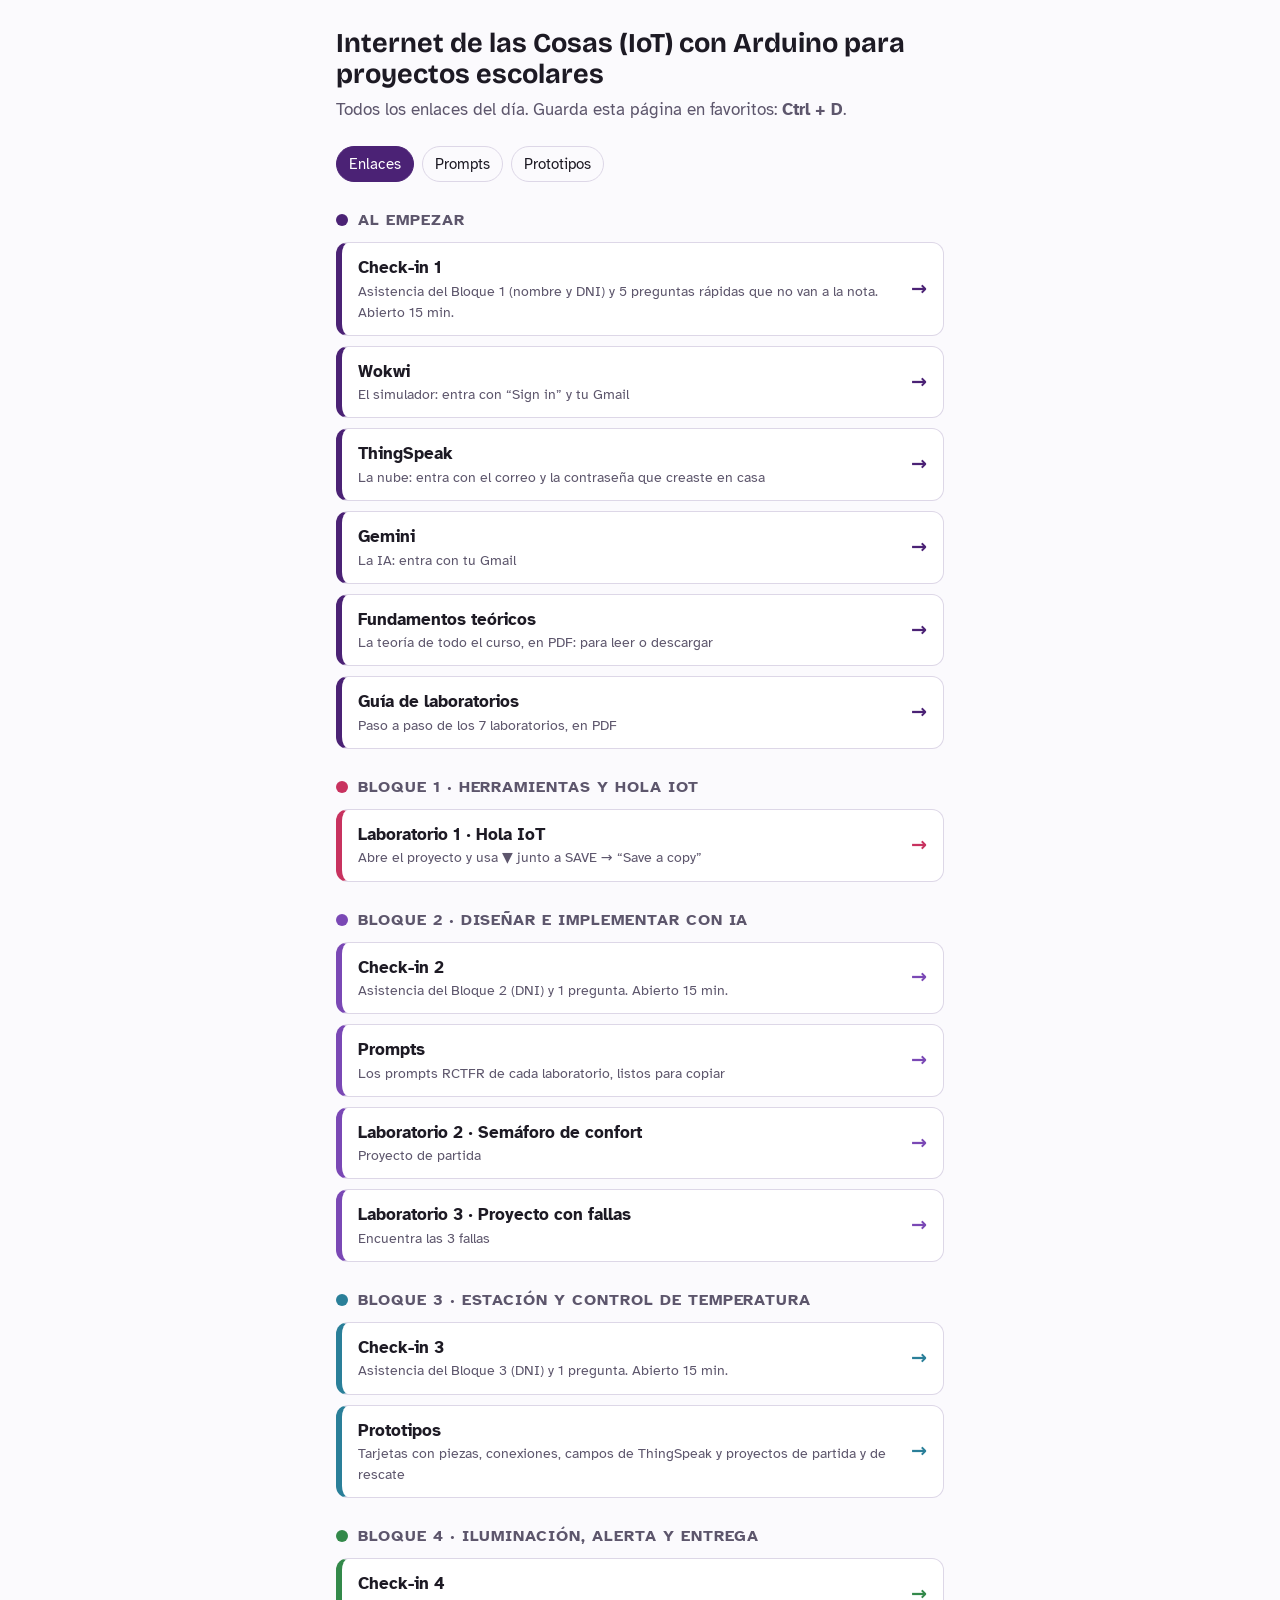
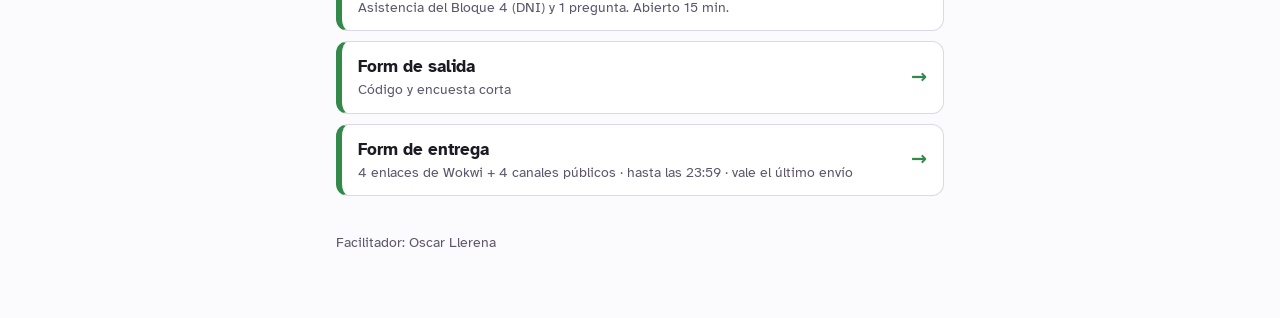
<file: index.html>
<!doctype html>
<html lang="es">
<head>
<meta charset="utf-8">
<meta name="viewport" content="width=device-width, initial-scale=1">
<title>Enlaces del curso · IoT con Arduino</title>
<link rel="stylesheet" href="https://fonts.googleapis.com/css2?family=Atkinson+Hyperlegible:wght@400;700&family=Bricolage+Grotesque:opsz,wght@12..96,700&display=swap">
<link rel="stylesheet" href="estilo.css">
</head>
<body>
<main>
  <h1>Internet de las Cosas (IoT) con Arduino para proyectos escolares</h1>
  <p class="sub">Todos los enlaces del día. Guarda esta página en favoritos: <b>Ctrl + D</b>.</p>
  <nav class="tabs"><a href="index.html" aria-current="page">Enlaces</a><a href="prompts.html">Prompts</a><a href="prototipos.html">Prototipos</a></nav>
  <div id="secciones"></div>
  <footer>Facilitador: Oscar Llerena</footer>
</main>
<script>
// Para agregar un enlace: reemplaza null por la URL entre comillas.
const SECCIONES = [
  { titulo: "Al empezar", color: "--accent", links: [
    { texto: "Check-in 1", nota: "Asistencia del Bloque 1 (nombre y DNI) y 5 preguntas rápidas que no van a la nota. Abierto 15 min.", url: "https://docs.google.com/forms/d/e/1FAIpQLSdhXI5bpod_ZKAHMkpJPuTeCXVfa-xQ4UwoNwV-KXnclo4d5w/viewform" },
    { texto: "Wokwi", nota: "El simulador: entra con “Sign in” y tu Gmail", url: "https://wokwi.com" },
    { texto: "ThingSpeak", nota: "La nube: entra con el correo y la contraseña que creaste en casa", url: "https://thingspeak.mathworks.com" },
    { texto: "Gemini", nota: "La IA: entra con tu Gmail", url: "https://gemini.google.com" },
    { texto: "Fundamentos teóricos", nota: "La teoría de todo el curso, en PDF: para leer o descargar", url: "fundamentos-teoricos.pdf" },
    { texto: "Guía de laboratorios", nota: "Paso a paso de los 7 laboratorios, en PDF", url: "guia-laboratorios.pdf" },
  ]},
  { titulo: "Bloque 1 · Herramientas y Hola IoT", color: "--b1", links: [
    { texto: "Laboratorio 1 · Hola IoT", nota: "Abre el proyecto y usa ▼ junto a SAVE → “Save a copy”", url: "https://wokwi.com/projects/479340521469914113" },
  ]},
  { titulo: "Bloque 2 · Diseñar e implementar con IA", color: "--b2", links: [
    { texto: "Check-in 2", nota: "Asistencia del Bloque 2 (DNI) y 1 pregunta. Abierto 15 min.", url: "https://docs.google.com/forms/d/e/1FAIpQLSdPEOjZymxNWtPwITBnQeyueY04hOFLJqmMqP1MzvHLpiaIpw/viewform" },
    { texto: "Prompts", nota: "Los prompts RCTFR de cada laboratorio, listos para copiar", url: "prompts.html" },
    { texto: "Laboratorio 2 · Semáforo de confort", nota: "Proyecto de partida", url: "https://wokwi.com/projects/479340717393217537" },
    { texto: "Laboratorio 3 · Proyecto con fallas", nota: "Encuentra las 3 fallas", url: "https://wokwi.com/projects/479340892033575937" },
  ]},
  { titulo: "Bloque 3 · Estación y control de temperatura", color: "--b3", links: [
    { texto: "Check-in 3", nota: "Asistencia del Bloque 3 (DNI) y 1 pregunta. Abierto 15 min.", url: "https://docs.google.com/forms/d/e/1FAIpQLSd9KlrkD64z_o4rxzzMOhl_EzHRWYdFFw48bPqxgSWADIfnUw/viewform" },
    { texto: "Prototipos", nota: "Tarjetas con piezas, conexiones, campos de ThingSpeak y proyectos de partida y de rescate", url: "prototipos.html" },
  ]},
  { titulo: "Bloque 4 · Iluminación, alerta y entrega", color: "--b4", links: [
    { texto: "Check-in 4", nota: "Asistencia del Bloque 4 (DNI) y 1 pregunta. Abierto 15 min.", url: "https://docs.google.com/forms/d/e/1FAIpQLScQ0bCtqE_4GB9hnUvjmWMbkFYoNFwalat42_CgE8UN8BA50Q/viewform" },
    { texto: "Form de salida", nota: "Código y encuesta corta", url: "https://docs.google.com/forms/d/e/1FAIpQLSeFym1qLVwecBn1QQCZcSnjAOldRLfPwAt7oUFnYGscvQwEZA/viewform" },
    { texto: "Form de entrega", nota: "4 enlaces de Wokwi + 4 canales públicos · hasta las 23:59 · vale el último envío", url: "https://docs.google.com/forms/d/e/1FAIpQLSdyT0LApTNpWhzq5C3GMxfpPhOssE0l904AfJQkGdXGxX26oQ/viewform" },
  ]},
];
const cont = document.getElementById("secciones");
for (const s of SECCIONES) {
  const sec = document.createElement("section");
  sec.style.setProperty("--c", `var(${s.color})`);
  const h = document.createElement("h2");
  h.innerHTML = `<i style="background:var(${s.color})"></i>`;
  h.append(s.titulo);
  const lista = document.createElement("div");
  lista.className = "links";
  for (const l of s.links) {
    const el = document.createElement(l.url ? "a" : "span");
    el.className = "btn";
    if (l.url) { el.href = l.url; if (/^https?:/.test(l.url)) { el.target = "_blank"; el.rel = "noopener"; } }
    const t = document.createElement("span");
    t.textContent = l.texto;
    if (l.nota) { const n = document.createElement("small"); n.textContent = l.nota; t.append(n); }
    el.append(t);
    lista.append(el);
  }
  sec.append(h, lista);
  cont.append(sec);
}
</script>
</body>
</html>
</file>
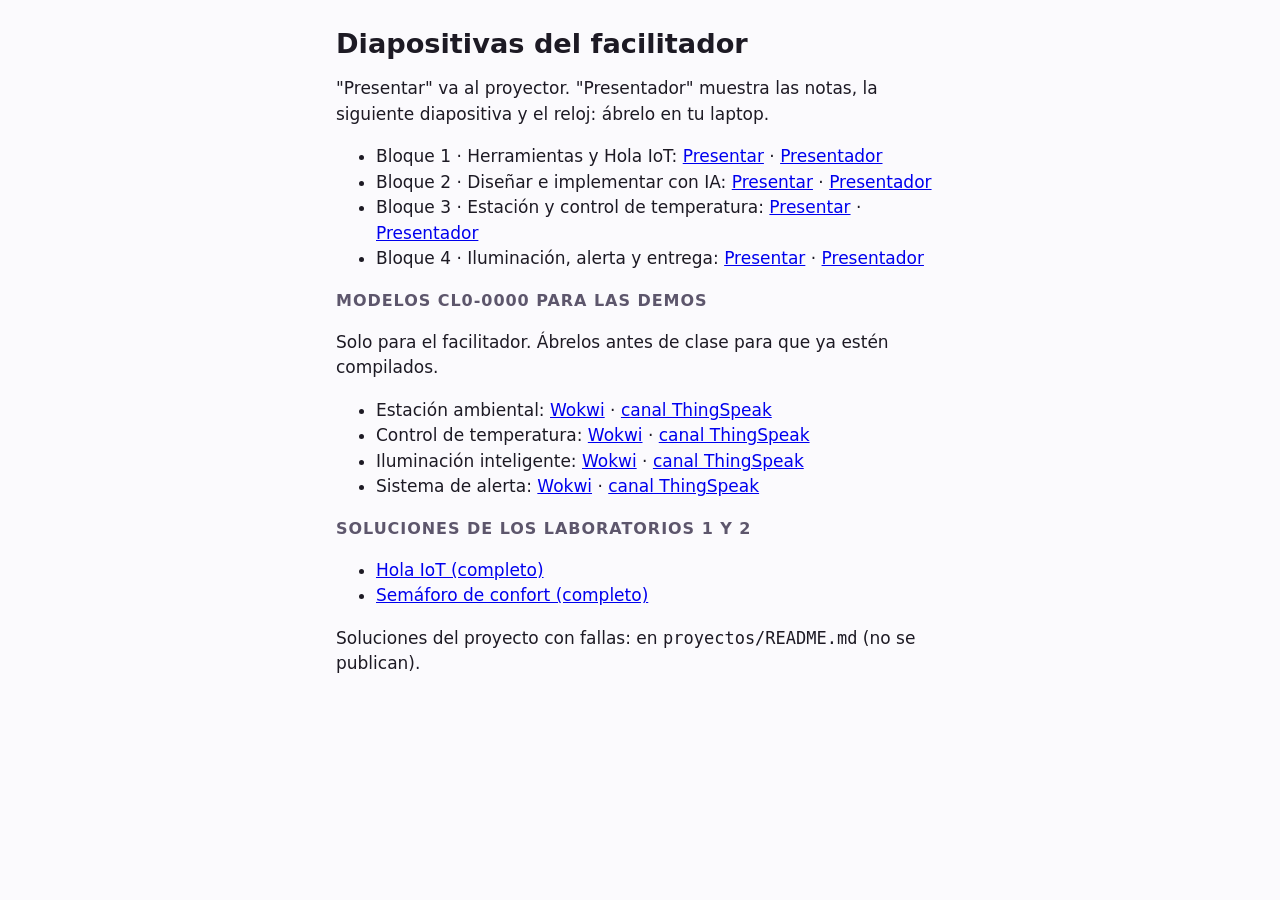
<file: slides/index.html>
<!DOCTYPE html>
<html lang="es"><head><meta charset="utf-8"><meta name="viewport" content="width=device-width, initial-scale=1">
<title>Diapositivas del facilitador · IoT con Arduino</title>
<link rel="stylesheet" href="../estilo.css"></head>
<body><main>
<h1>Diapositivas del facilitador</h1>
<p>"Presentar" va al proyector. "Presentador" muestra las notas, la siguiente diapositiva y el reloj: ábrelo en tu laptop.</p>
<ul>
<li>Bloque 1 · Herramientas y Hola IoT: <a href="b1/#/1">Presentar</a> · <a href="b1/#/presenter/1">Presentador</a></li>
<li>Bloque 2 · Diseñar e implementar con IA: <a href="b2/#/1">Presentar</a> · <a href="b2/#/presenter/1">Presentador</a></li>
<li>Bloque 3 · Estación y control de temperatura: <a href="b3/#/1">Presentar</a> · <a href="b3/#/presenter/1">Presentador</a></li>
<li>Bloque 4 · Iluminación, alerta y entrega: <a href="b4/#/1">Presentar</a> · <a href="b4/#/presenter/1">Presentador</a></li>
</ul>
<h2>Modelos CL0-0000 para las demos</h2>
<p>Solo para el facilitador. Ábrelos antes de clase para que ya estén compilados.</p>
<ul>
<li>Estación ambiental: <a href="https://wokwi.com/projects/479336120006313985" target="_blank" rel="noopener">Wokwi</a> · <a href="https://thingspeak.mathworks.com/channels/3558544" target="_blank" rel="noopener">canal ThingSpeak</a></li>
<li>Control de temperatura: <a href="https://wokwi.com/projects/479336538791948289" target="_blank" rel="noopener">Wokwi</a> · <a href="https://thingspeak.mathworks.com/channels/3560175" target="_blank" rel="noopener">canal ThingSpeak</a></li>
<li>Iluminación inteligente: <a href="https://wokwi.com/projects/479336759429154817" target="_blank" rel="noopener">Wokwi</a> · <a href="https://thingspeak.mathworks.com/channels/3560176" target="_blank" rel="noopener">canal ThingSpeak</a></li>
<li>Sistema de alerta: <a href="https://wokwi.com/projects/479336954878517249" target="_blank" rel="noopener">Wokwi</a> · <a href="https://thingspeak.mathworks.com/channels/3560179" target="_blank" rel="noopener">canal ThingSpeak</a></li>
</ul>
<h2>Soluciones de los laboratorios 1 y 2</h2>
<ul>
<li><a href="https://wokwi.com/projects/479340612370978817" target="_blank" rel="noopener">Hola IoT (completo)</a></li>
<li><a href="https://wokwi.com/projects/479340804319132673" target="_blank" rel="noopener">Semáforo de confort (completo)</a></li>
</ul>
<p>Soluciones del proyecto con fallas: en <code>proyectos/README.md</code> (no se publican).</p>
</main></body></html>
</file>
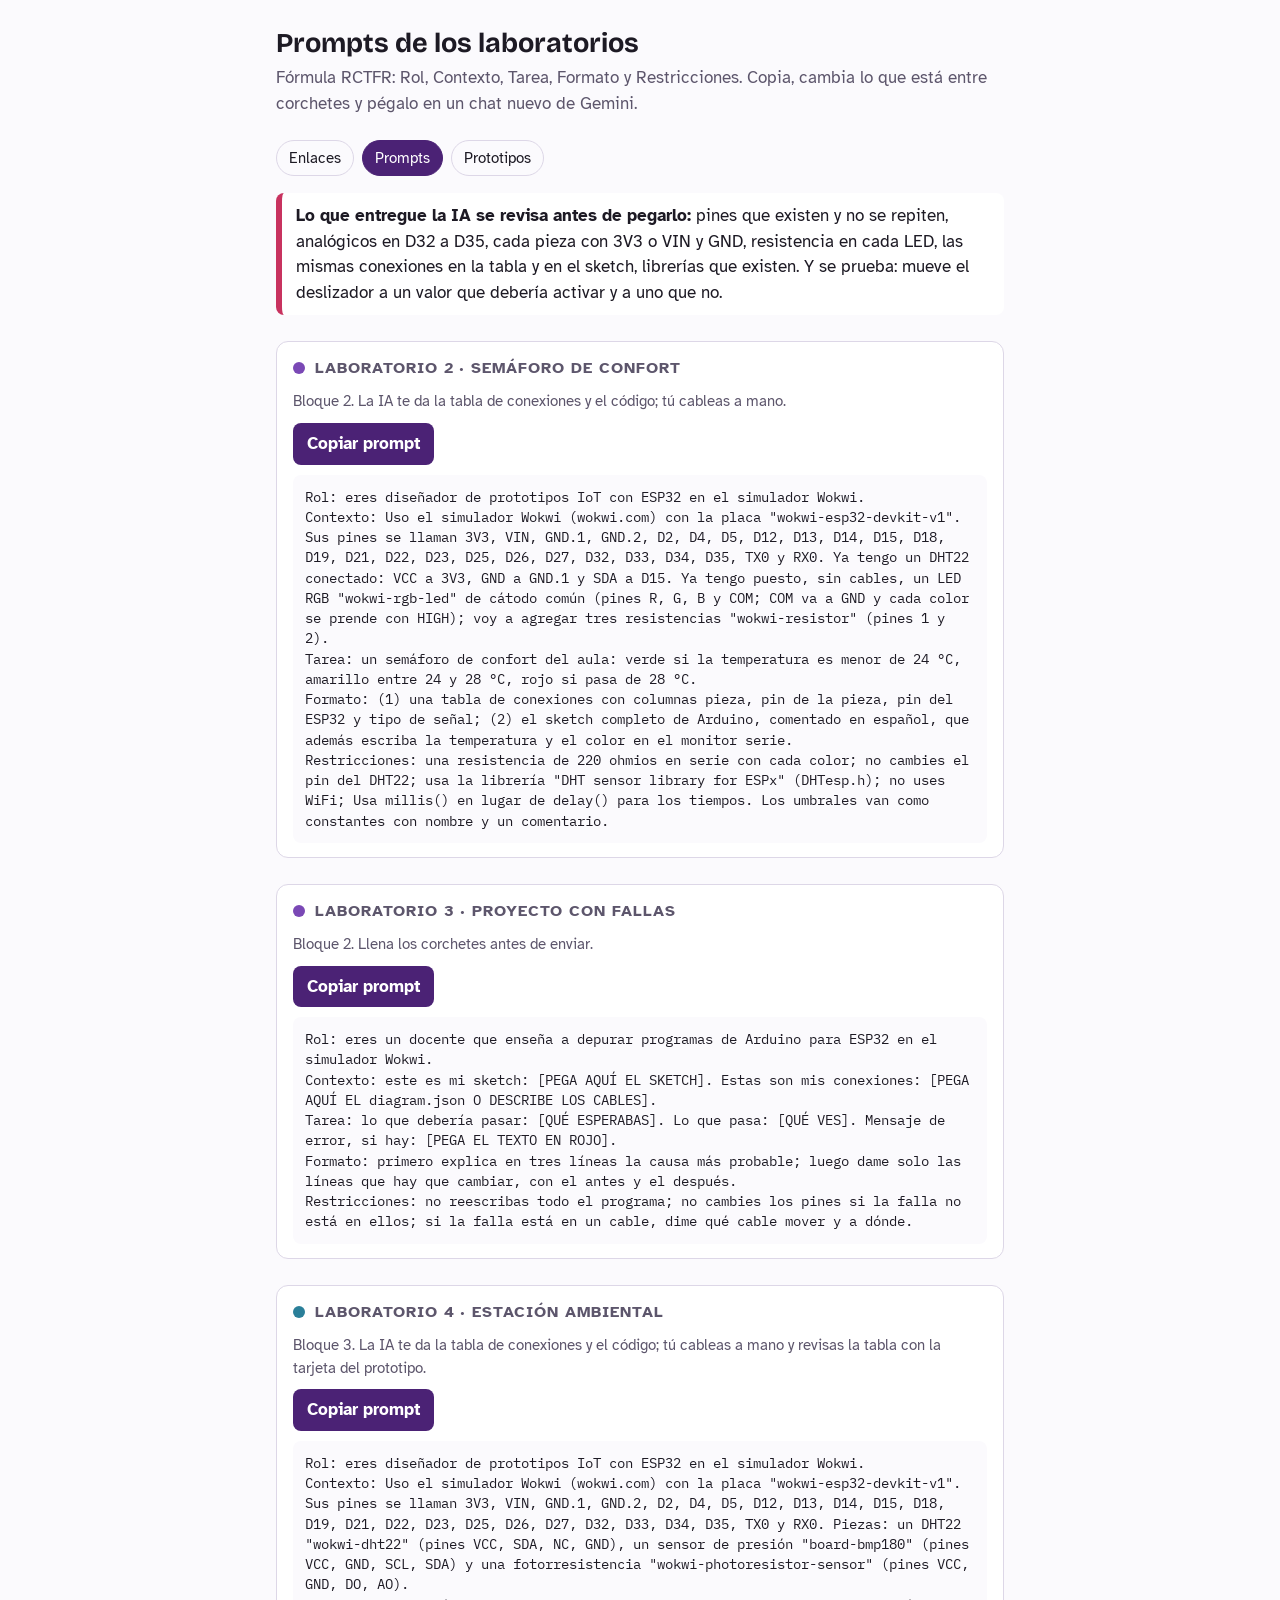
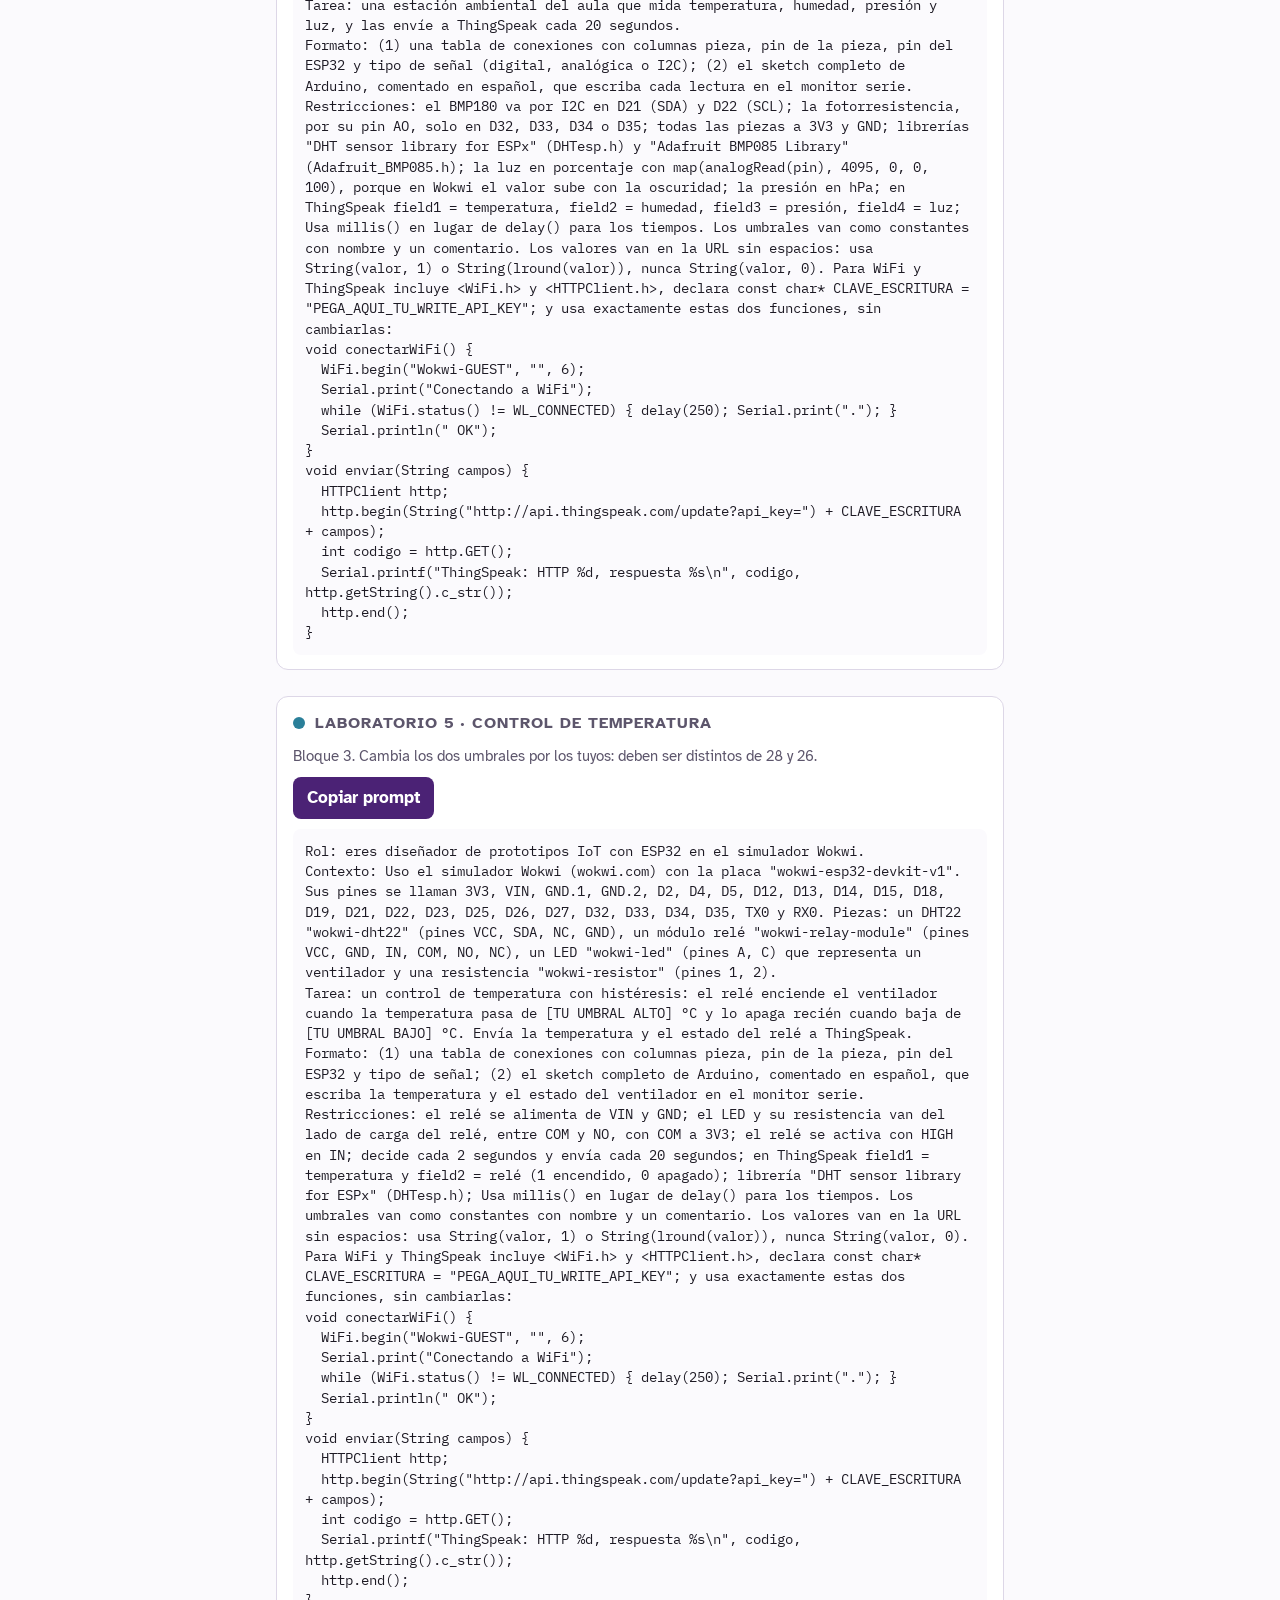
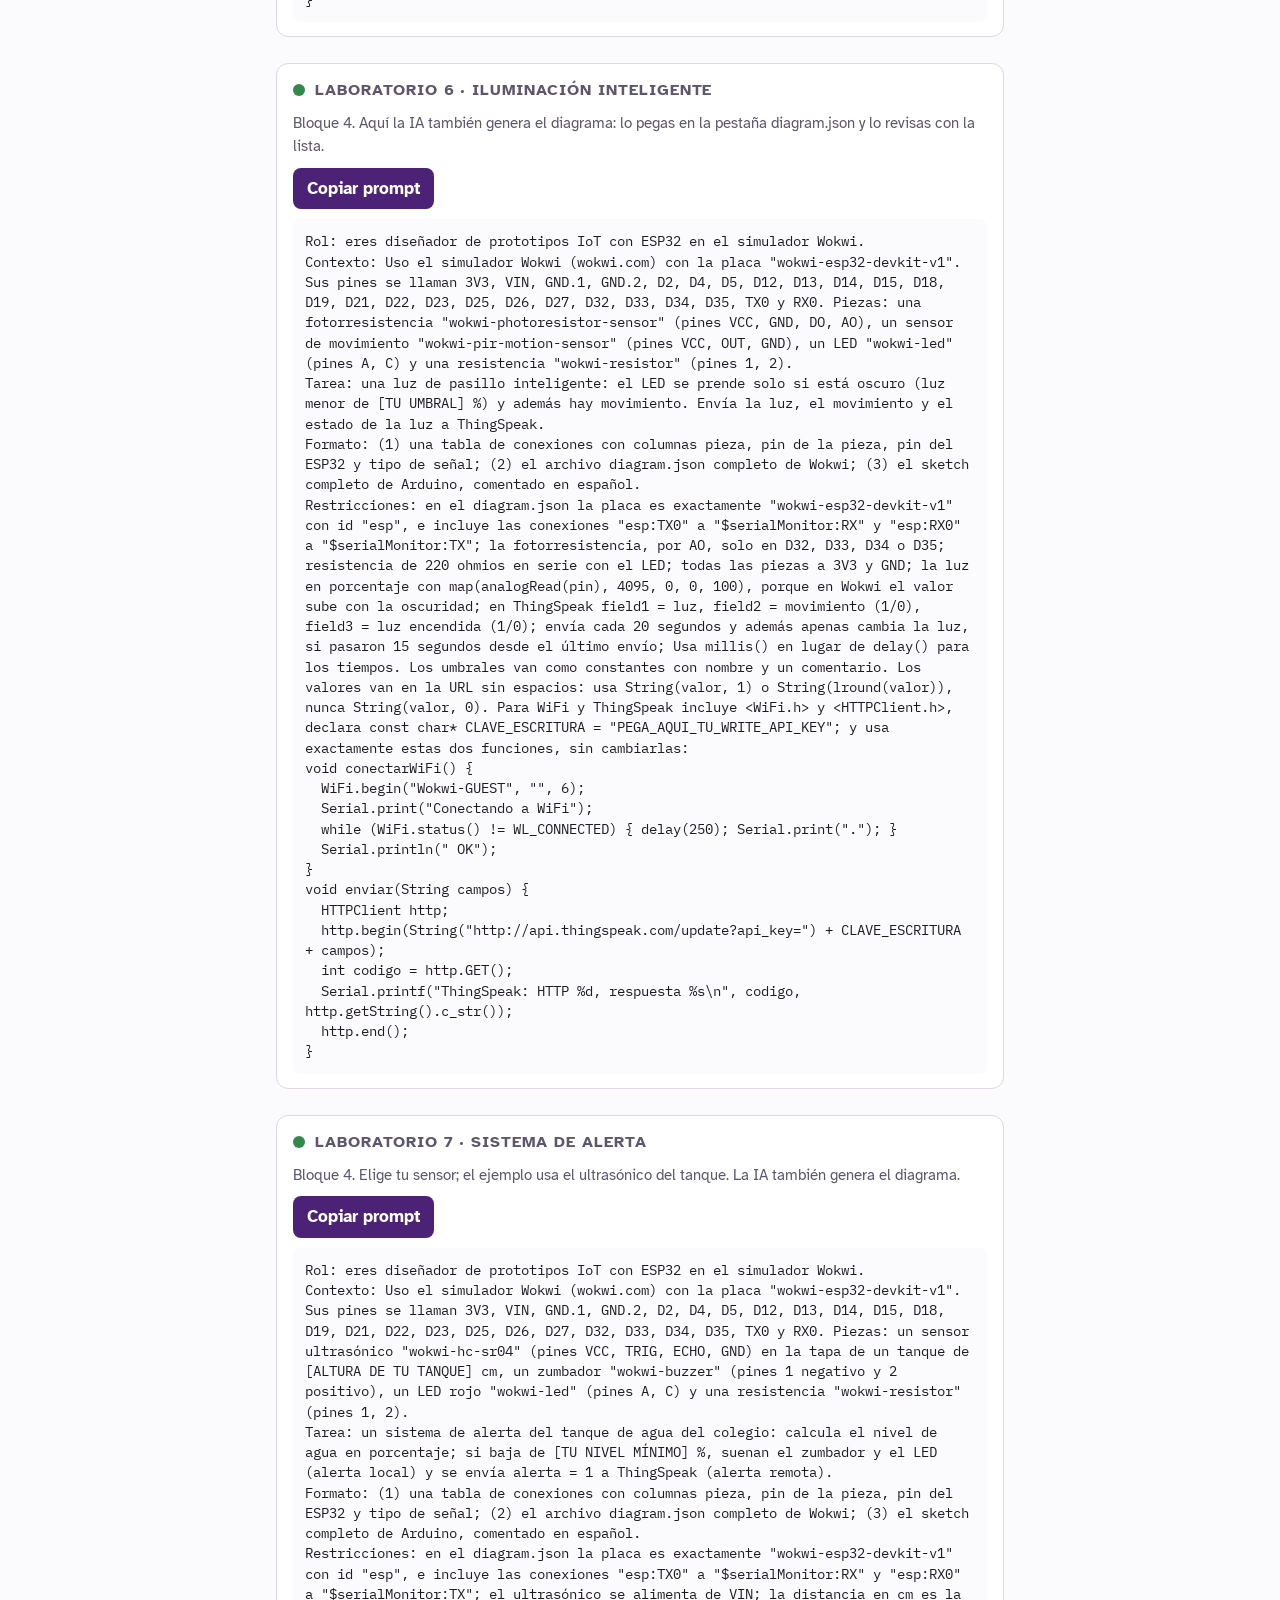
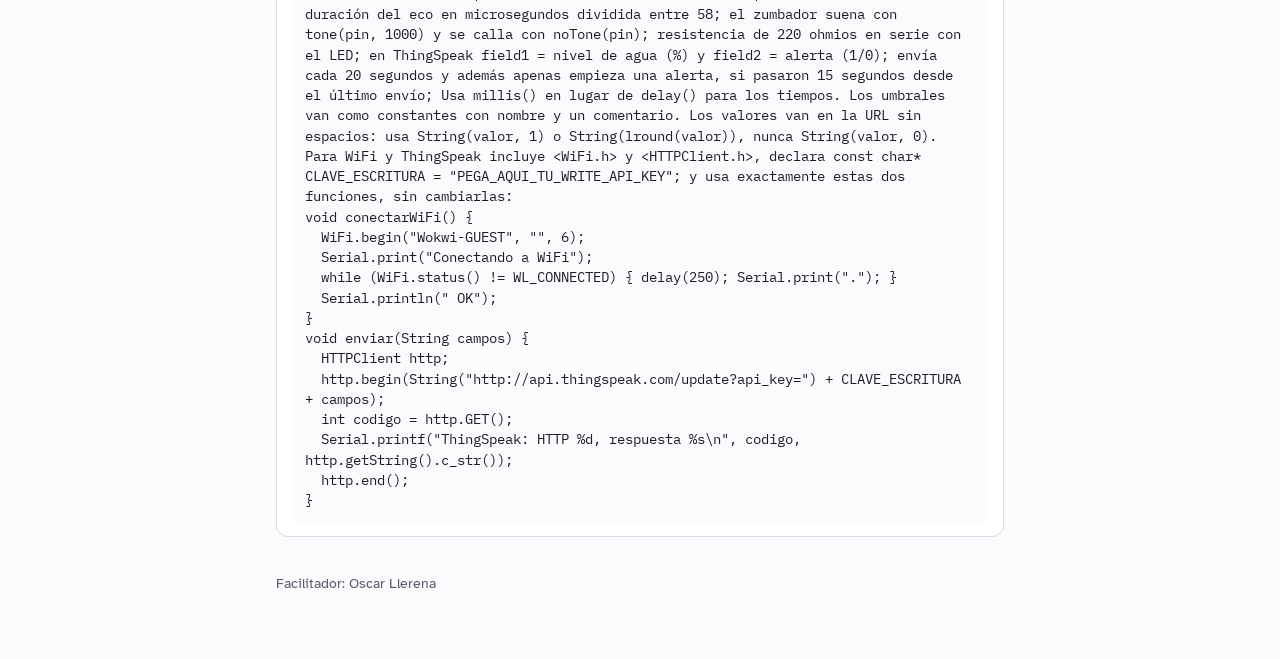
<file: prompts.html>
<!doctype html>
<html lang="es">
<head>
<meta charset="utf-8">
<meta name="viewport" content="width=device-width, initial-scale=1">
<title>Prompts · IoT con Arduino</title>
<link rel="stylesheet" href="https://fonts.googleapis.com/css2?family=Atkinson+Hyperlegible:wght@400;700&family=Bricolage+Grotesque:opsz,wght@12..96,700&family=IBM+Plex+Mono&display=swap">
<link rel="stylesheet" href="estilo.css">
<style>
main { max-width: 760px; }
.prompt { background: var(--surface); border: 1px solid var(--line); border-radius: 12px; padding: 14px 16px; }
.cuando { color: var(--muted); margin: 0 0 10px; font-size: .95rem; }
pre { white-space: pre-wrap; overflow-wrap: anywhere; font: 13.5px/1.5 "IBM Plex Mono", monospace; background: var(--bg); border-radius: 8px; padding: 12px; margin: 10px 0 0; }
button.copiar { font: inherit; font-weight: 700; padding: 8px 14px; border-radius: 8px; border: 0; background: var(--accent); color: #fff; cursor: pointer; }
.aviso { background: var(--surface); border-left: 6px solid var(--b1); padding: 10px 14px; border-radius: 8px; }
</style>
</head>
<body>
<main>
  <h1>Prompts de los laboratorios</h1>
  <p class="sub">Fórmula RCTFR: Rol, Contexto, Tarea, Formato y Restricciones. Copia, cambia lo que está entre corchetes y pégalo en un chat nuevo de Gemini.</p>
  <nav class="tabs"><a href="index.html">Enlaces</a><a href="prompts.html" aria-current="page">Prompts</a><a href="prototipos.html">Prototipos</a></nav>
  <p class="aviso"><b>Lo que entregue la IA se revisa antes de pegarlo:</b> pines que existen y no se repiten, analógicos en D32 a D35, cada pieza con 3V3 o VIN y GND, resistencia en cada LED, las mismas conexiones en la tabla y en el sketch, librerías que existen. Y se prueba: mueve el deslizador a un valor que debería activar y a uno que no.</p>
  <section class="prompt" id="lab2">
    <h2><i style="background:var(--b2)"></i>Laboratorio 2 · Semáforo de confort</h2>
    <p class="cuando">Bloque 2. La IA te da la tabla de conexiones y el código; tú cableas a mano.</p>
    <button class="copiar" data-t="t-lab2">Copiar prompt</button>
    <pre id="t-lab2">Rol: eres diseñador de prototipos IoT con ESP32 en el simulador Wokwi.
Contexto: Uso el simulador Wokwi (wokwi.com) con la placa &quot;wokwi-esp32-devkit-v1&quot;. Sus pines se llaman 3V3, VIN, GND.1, GND.2, D2, D4, D5, D12, D13, D14, D15, D18, D19, D21, D22, D23, D25, D26, D27, D32, D33, D34, D35, TX0 y RX0. Ya tengo un DHT22 conectado: VCC a 3V3, GND a GND.1 y SDA a D15. Ya tengo puesto, sin cables, un LED RGB &quot;wokwi-rgb-led&quot; de cátodo común (pines R, G, B y COM; COM va a GND y cada color se prende con HIGH); voy a agregar tres resistencias &quot;wokwi-resistor&quot; (pines 1 y 2).
Tarea: un semáforo de confort del aula: verde si la temperatura es menor de 24 °C, amarillo entre 24 y 28 °C, rojo si pasa de 28 °C.
Formato: (1) una tabla de conexiones con columnas pieza, pin de la pieza, pin del ESP32 y tipo de señal; (2) el sketch completo de Arduino, comentado en español, que además escriba la temperatura y el color en el monitor serie.
Restricciones: una resistencia de 220 ohmios en serie con cada color; no cambies el pin del DHT22; usa la librería &quot;DHT sensor library for ESPx&quot; (DHTesp.h); no uses WiFi; Usa millis() en lugar de delay() para los tiempos. Los umbrales van como constantes con nombre y un comentario.</pre>
  </section>
  <section class="prompt" id="lab3">
    <h2><i style="background:var(--b2)"></i>Laboratorio 3 · Proyecto con fallas</h2>
    <p class="cuando">Bloque 2. Llena los corchetes antes de enviar.</p>
    <button class="copiar" data-t="t-lab3">Copiar prompt</button>
    <pre id="t-lab3">Rol: eres un docente que enseña a depurar programas de Arduino para ESP32 en el simulador Wokwi.
Contexto: este es mi sketch: [PEGA AQUÍ EL SKETCH]. Estas son mis conexiones: [PEGA AQUÍ EL diagram.json O DESCRIBE LOS CABLES].
Tarea: lo que debería pasar: [QUÉ ESPERABAS]. Lo que pasa: [QUÉ VES]. Mensaje de error, si hay: [PEGA EL TEXTO EN ROJO].
Formato: primero explica en tres líneas la causa más probable; luego dame solo las líneas que hay que cambiar, con el antes y el después.
Restricciones: no reescribas todo el programa; no cambies los pines si la falla no está en ellos; si la falla está en un cable, dime qué cable mover y a dónde.</pre>
  </section>
  <section class="prompt" id="lab4">
    <h2><i style="background:var(--b3)"></i>Laboratorio 4 · Estación ambiental</h2>
    <p class="cuando">Bloque 3. La IA te da la tabla de conexiones y el código; tú cableas a mano y revisas la tabla con la tarjeta del prototipo.</p>
    <button class="copiar" data-t="t-lab4">Copiar prompt</button>
    <pre id="t-lab4">Rol: eres diseñador de prototipos IoT con ESP32 en el simulador Wokwi.
Contexto: Uso el simulador Wokwi (wokwi.com) con la placa &quot;wokwi-esp32-devkit-v1&quot;. Sus pines se llaman 3V3, VIN, GND.1, GND.2, D2, D4, D5, D12, D13, D14, D15, D18, D19, D21, D22, D23, D25, D26, D27, D32, D33, D34, D35, TX0 y RX0. Piezas: un DHT22 &quot;wokwi-dht22&quot; (pines VCC, SDA, NC, GND), un sensor de presión &quot;board-bmp180&quot; (pines VCC, GND, SCL, SDA) y una fotorresistencia &quot;wokwi-photoresistor-sensor&quot; (pines VCC, GND, DO, AO).
Tarea: una estación ambiental del aula que mida temperatura, humedad, presión y luz, y las envíe a ThingSpeak cada 20 segundos.
Formato: (1) una tabla de conexiones con columnas pieza, pin de la pieza, pin del ESP32 y tipo de señal (digital, analógica o I2C); (2) el sketch completo de Arduino, comentado en español, que escriba cada lectura en el monitor serie.
Restricciones: el BMP180 va por I2C en D21 (SDA) y D22 (SCL); la fotorresistencia, por su pin AO, solo en D32, D33, D34 o D35; todas las piezas a 3V3 y GND; librerías &quot;DHT sensor library for ESPx&quot; (DHTesp.h) y &quot;Adafruit BMP085 Library&quot; (Adafruit_BMP085.h); la luz en porcentaje con map(analogRead(pin), 4095, 0, 0, 100), porque en Wokwi el valor sube con la oscuridad; la presión en hPa; en ThingSpeak field1 = temperatura, field2 = humedad, field3 = presión, field4 = luz; Usa millis() en lugar de delay() para los tiempos. Los umbrales van como constantes con nombre y un comentario. Los valores van en la URL sin espacios: usa String(valor, 1) o String(lround(valor)), nunca String(valor, 0). Para WiFi y ThingSpeak incluye &lt;WiFi.h&gt; y &lt;HTTPClient.h&gt;, declara const char* CLAVE_ESCRITURA = &quot;PEGA_AQUI_TU_WRITE_API_KEY&quot;; y usa exactamente estas dos funciones, sin cambiarlas:
void conectarWiFi() {
  WiFi.begin(&quot;Wokwi-GUEST&quot;, &quot;&quot;, 6);
  Serial.print(&quot;Conectando a WiFi&quot;);
  while (WiFi.status() != WL_CONNECTED) { delay(250); Serial.print(&quot;.&quot;); }
  Serial.println(&quot; OK&quot;);
}
void enviar(String campos) {
  HTTPClient http;
  http.begin(String(&quot;http://api.thingspeak.com/update?api_key=&quot;) + CLAVE_ESCRITURA + campos);
  int codigo = http.GET();
  Serial.printf(&quot;ThingSpeak: HTTP %d, respuesta %s\n&quot;, codigo, http.getString().c_str());
  http.end();
}</pre>
  </section>
  <section class="prompt" id="lab5">
    <h2><i style="background:var(--b3)"></i>Laboratorio 5 · Control de temperatura</h2>
    <p class="cuando">Bloque 3. Cambia los dos umbrales por los tuyos: deben ser distintos de 28 y 26.</p>
    <button class="copiar" data-t="t-lab5">Copiar prompt</button>
    <pre id="t-lab5">Rol: eres diseñador de prototipos IoT con ESP32 en el simulador Wokwi.
Contexto: Uso el simulador Wokwi (wokwi.com) con la placa &quot;wokwi-esp32-devkit-v1&quot;. Sus pines se llaman 3V3, VIN, GND.1, GND.2, D2, D4, D5, D12, D13, D14, D15, D18, D19, D21, D22, D23, D25, D26, D27, D32, D33, D34, D35, TX0 y RX0. Piezas: un DHT22 &quot;wokwi-dht22&quot; (pines VCC, SDA, NC, GND), un módulo relé &quot;wokwi-relay-module&quot; (pines VCC, GND, IN, COM, NO, NC), un LED &quot;wokwi-led&quot; (pines A, C) que representa un ventilador y una resistencia &quot;wokwi-resistor&quot; (pines 1, 2).
Tarea: un control de temperatura con histéresis: el relé enciende el ventilador cuando la temperatura pasa de [TU UMBRAL ALTO] °C y lo apaga recién cuando baja de [TU UMBRAL BAJO] °C. Envía la temperatura y el estado del relé a ThingSpeak.
Formato: (1) una tabla de conexiones con columnas pieza, pin de la pieza, pin del ESP32 y tipo de señal; (2) el sketch completo de Arduino, comentado en español, que escriba la temperatura y el estado del ventilador en el monitor serie.
Restricciones: el relé se alimenta de VIN y GND; el LED y su resistencia van del lado de carga del relé, entre COM y NO, con COM a 3V3; el relé se activa con HIGH en IN; decide cada 2 segundos y envía cada 20 segundos; en ThingSpeak field1 = temperatura y field2 = relé (1 encendido, 0 apagado); librería &quot;DHT sensor library for ESPx&quot; (DHTesp.h); Usa millis() en lugar de delay() para los tiempos. Los umbrales van como constantes con nombre y un comentario. Los valores van en la URL sin espacios: usa String(valor, 1) o String(lround(valor)), nunca String(valor, 0). Para WiFi y ThingSpeak incluye &lt;WiFi.h&gt; y &lt;HTTPClient.h&gt;, declara const char* CLAVE_ESCRITURA = &quot;PEGA_AQUI_TU_WRITE_API_KEY&quot;; y usa exactamente estas dos funciones, sin cambiarlas:
void conectarWiFi() {
  WiFi.begin(&quot;Wokwi-GUEST&quot;, &quot;&quot;, 6);
  Serial.print(&quot;Conectando a WiFi&quot;);
  while (WiFi.status() != WL_CONNECTED) { delay(250); Serial.print(&quot;.&quot;); }
  Serial.println(&quot; OK&quot;);
}
void enviar(String campos) {
  HTTPClient http;
  http.begin(String(&quot;http://api.thingspeak.com/update?api_key=&quot;) + CLAVE_ESCRITURA + campos);
  int codigo = http.GET();
  Serial.printf(&quot;ThingSpeak: HTTP %d, respuesta %s\n&quot;, codigo, http.getString().c_str());
  http.end();
}</pre>
  </section>
  <section class="prompt" id="lab6">
    <h2><i style="background:var(--b4)"></i>Laboratorio 6 · Iluminación inteligente</h2>
    <p class="cuando">Bloque 4. Aquí la IA también genera el diagrama: lo pegas en la pestaña diagram.json y lo revisas con la lista.</p>
    <button class="copiar" data-t="t-lab6">Copiar prompt</button>
    <pre id="t-lab6">Rol: eres diseñador de prototipos IoT con ESP32 en el simulador Wokwi.
Contexto: Uso el simulador Wokwi (wokwi.com) con la placa &quot;wokwi-esp32-devkit-v1&quot;. Sus pines se llaman 3V3, VIN, GND.1, GND.2, D2, D4, D5, D12, D13, D14, D15, D18, D19, D21, D22, D23, D25, D26, D27, D32, D33, D34, D35, TX0 y RX0. Piezas: una fotorresistencia &quot;wokwi-photoresistor-sensor&quot; (pines VCC, GND, DO, AO), un sensor de movimiento &quot;wokwi-pir-motion-sensor&quot; (pines VCC, OUT, GND), un LED &quot;wokwi-led&quot; (pines A, C) y una resistencia &quot;wokwi-resistor&quot; (pines 1, 2).
Tarea: una luz de pasillo inteligente: el LED se prende solo si está oscuro (luz menor de [TU UMBRAL] %) y además hay movimiento. Envía la luz, el movimiento y el estado de la luz a ThingSpeak.
Formato: (1) una tabla de conexiones con columnas pieza, pin de la pieza, pin del ESP32 y tipo de señal; (2) el archivo diagram.json completo de Wokwi; (3) el sketch completo de Arduino, comentado en español.
Restricciones: en el diagram.json la placa es exactamente &quot;wokwi-esp32-devkit-v1&quot; con id &quot;esp&quot;, e incluye las conexiones &quot;esp:TX0&quot; a &quot;$serialMonitor:RX&quot; y &quot;esp:RX0&quot; a &quot;$serialMonitor:TX&quot;; la fotorresistencia, por AO, solo en D32, D33, D34 o D35; resistencia de 220 ohmios en serie con el LED; todas las piezas a 3V3 y GND; la luz en porcentaje con map(analogRead(pin), 4095, 0, 0, 100), porque en Wokwi el valor sube con la oscuridad; en ThingSpeak field1 = luz, field2 = movimiento (1/0), field3 = luz encendida (1/0); envía cada 20 segundos y además apenas cambia la luz, si pasaron 15 segundos desde el último envío; Usa millis() en lugar de delay() para los tiempos. Los umbrales van como constantes con nombre y un comentario. Los valores van en la URL sin espacios: usa String(valor, 1) o String(lround(valor)), nunca String(valor, 0). Para WiFi y ThingSpeak incluye &lt;WiFi.h&gt; y &lt;HTTPClient.h&gt;, declara const char* CLAVE_ESCRITURA = &quot;PEGA_AQUI_TU_WRITE_API_KEY&quot;; y usa exactamente estas dos funciones, sin cambiarlas:
void conectarWiFi() {
  WiFi.begin(&quot;Wokwi-GUEST&quot;, &quot;&quot;, 6);
  Serial.print(&quot;Conectando a WiFi&quot;);
  while (WiFi.status() != WL_CONNECTED) { delay(250); Serial.print(&quot;.&quot;); }
  Serial.println(&quot; OK&quot;);
}
void enviar(String campos) {
  HTTPClient http;
  http.begin(String(&quot;http://api.thingspeak.com/update?api_key=&quot;) + CLAVE_ESCRITURA + campos);
  int codigo = http.GET();
  Serial.printf(&quot;ThingSpeak: HTTP %d, respuesta %s\n&quot;, codigo, http.getString().c_str());
  http.end();
}</pre>
  </section>
  <section class="prompt" id="lab7">
    <h2><i style="background:var(--b4)"></i>Laboratorio 7 · Sistema de alerta</h2>
    <p class="cuando">Bloque 4. Elige tu sensor; el ejemplo usa el ultrasónico del tanque. La IA también genera el diagrama.</p>
    <button class="copiar" data-t="t-lab7">Copiar prompt</button>
    <pre id="t-lab7">Rol: eres diseñador de prototipos IoT con ESP32 en el simulador Wokwi.
Contexto: Uso el simulador Wokwi (wokwi.com) con la placa &quot;wokwi-esp32-devkit-v1&quot;. Sus pines se llaman 3V3, VIN, GND.1, GND.2, D2, D4, D5, D12, D13, D14, D15, D18, D19, D21, D22, D23, D25, D26, D27, D32, D33, D34, D35, TX0 y RX0. Piezas: un sensor ultrasónico &quot;wokwi-hc-sr04&quot; (pines VCC, TRIG, ECHO, GND) en la tapa de un tanque de [ALTURA DE TU TANQUE] cm, un zumbador &quot;wokwi-buzzer&quot; (pines 1 negativo y 2 positivo), un LED rojo &quot;wokwi-led&quot; (pines A, C) y una resistencia &quot;wokwi-resistor&quot; (pines 1, 2).
Tarea: un sistema de alerta del tanque de agua del colegio: calcula el nivel de agua en porcentaje; si baja de [TU NIVEL MÍNIMO] %, suenan el zumbador y el LED (alerta local) y se envía alerta = 1 a ThingSpeak (alerta remota).
Formato: (1) una tabla de conexiones con columnas pieza, pin de la pieza, pin del ESP32 y tipo de señal; (2) el archivo diagram.json completo de Wokwi; (3) el sketch completo de Arduino, comentado en español.
Restricciones: en el diagram.json la placa es exactamente &quot;wokwi-esp32-devkit-v1&quot; con id &quot;esp&quot;, e incluye las conexiones &quot;esp:TX0&quot; a &quot;$serialMonitor:RX&quot; y &quot;esp:RX0&quot; a &quot;$serialMonitor:TX&quot;; el ultrasónico se alimenta de VIN; la distancia en cm es la duración del eco en microsegundos dividida entre 58; el zumbador suena con tone(pin, 1000) y se calla con noTone(pin); resistencia de 220 ohmios en serie con el LED; en ThingSpeak field1 = nivel de agua (%) y field2 = alerta (1/0); envía cada 20 segundos y además apenas empieza una alerta, si pasaron 15 segundos desde el último envío; Usa millis() en lugar de delay() para los tiempos. Los umbrales van como constantes con nombre y un comentario. Los valores van en la URL sin espacios: usa String(valor, 1) o String(lround(valor)), nunca String(valor, 0). Para WiFi y ThingSpeak incluye &lt;WiFi.h&gt; y &lt;HTTPClient.h&gt;, declara const char* CLAVE_ESCRITURA = &quot;PEGA_AQUI_TU_WRITE_API_KEY&quot;; y usa exactamente estas dos funciones, sin cambiarlas:
void conectarWiFi() {
  WiFi.begin(&quot;Wokwi-GUEST&quot;, &quot;&quot;, 6);
  Serial.print(&quot;Conectando a WiFi&quot;);
  while (WiFi.status() != WL_CONNECTED) { delay(250); Serial.print(&quot;.&quot;); }
  Serial.println(&quot; OK&quot;);
}
void enviar(String campos) {
  HTTPClient http;
  http.begin(String(&quot;http://api.thingspeak.com/update?api_key=&quot;) + CLAVE_ESCRITURA + campos);
  int codigo = http.GET();
  Serial.printf(&quot;ThingSpeak: HTTP %d, respuesta %s\n&quot;, codigo, http.getString().c_str());
  http.end();
}</pre>
  </section>
  <footer>Facilitador: Oscar Llerena</footer>
</main>
<script>
for (const b of document.querySelectorAll("button.copiar")) b.addEventListener("click", async () => {
  await navigator.clipboard.writeText(document.getElementById(b.dataset.t).innerText);
  const t = b.textContent; b.textContent = "Copiado ✓"; setTimeout(() => b.textContent = t, 1500);
});
</script>
</body>
</html>
</file>
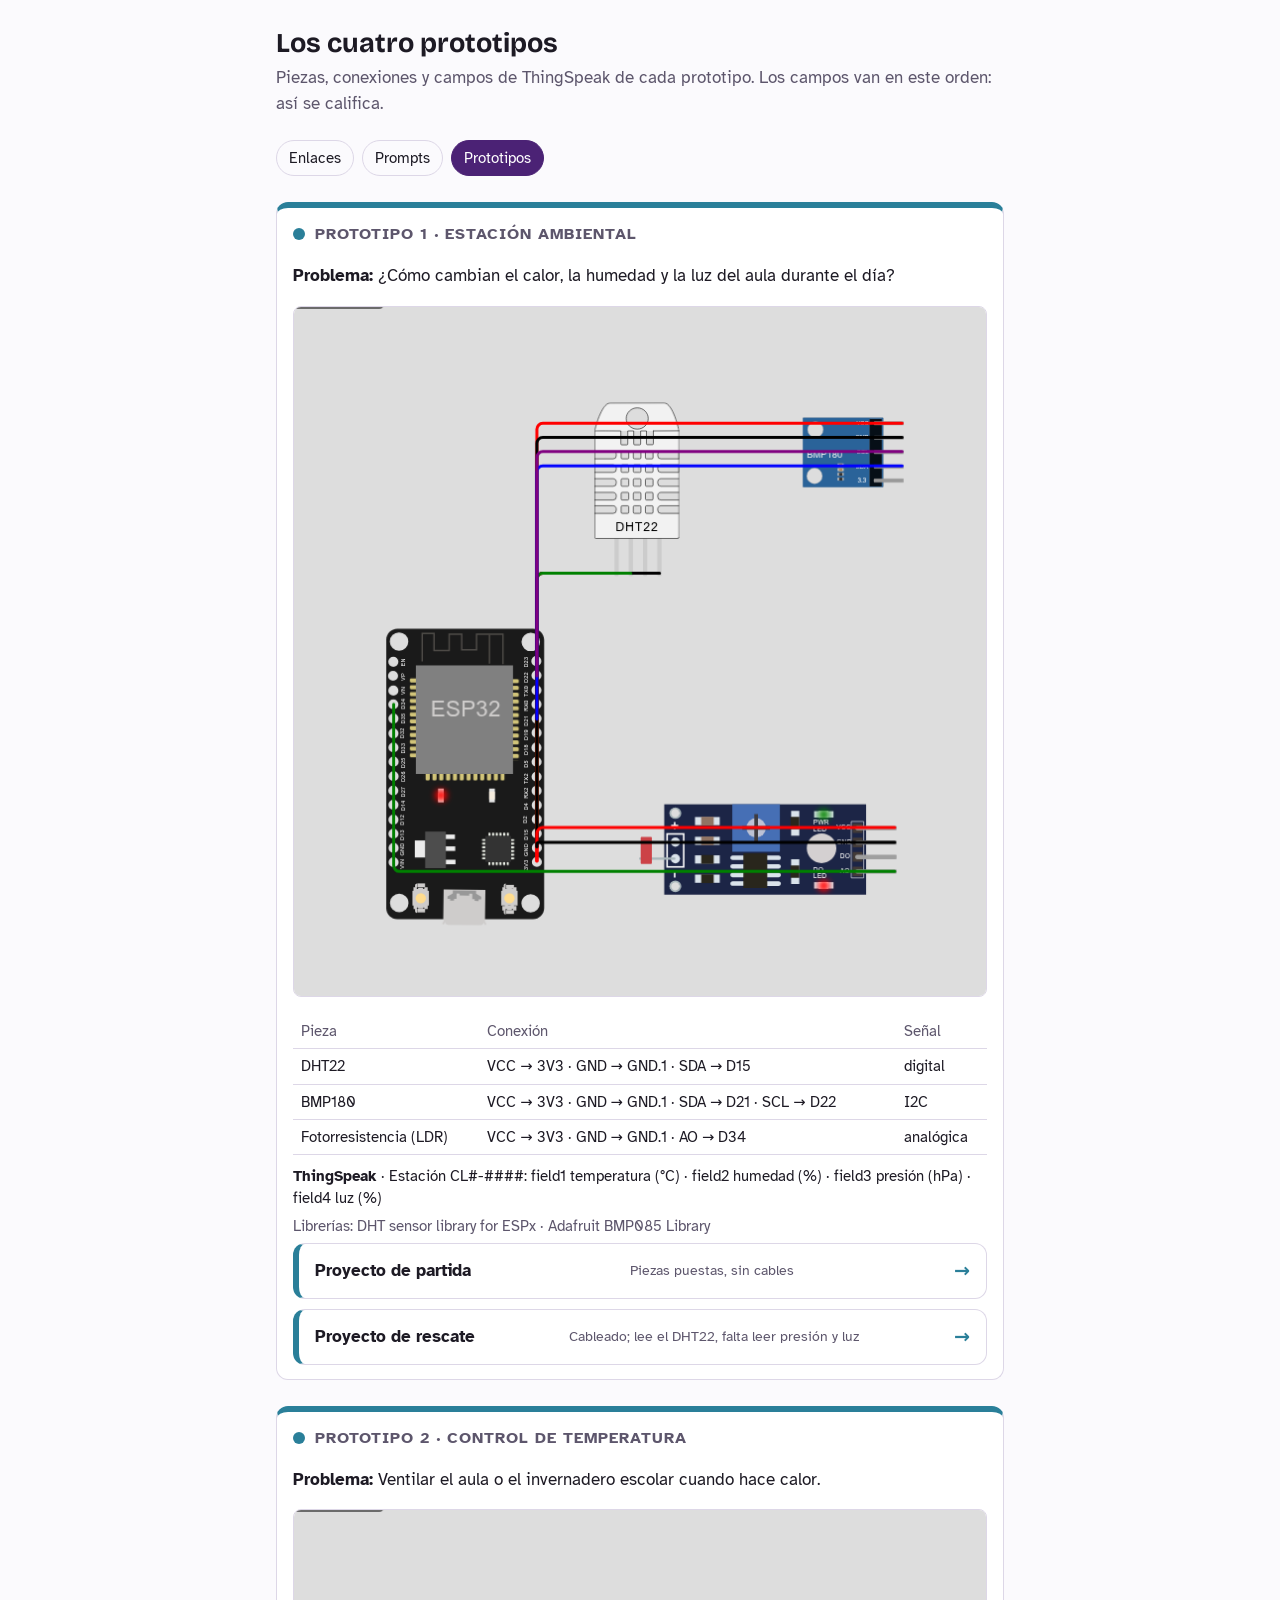
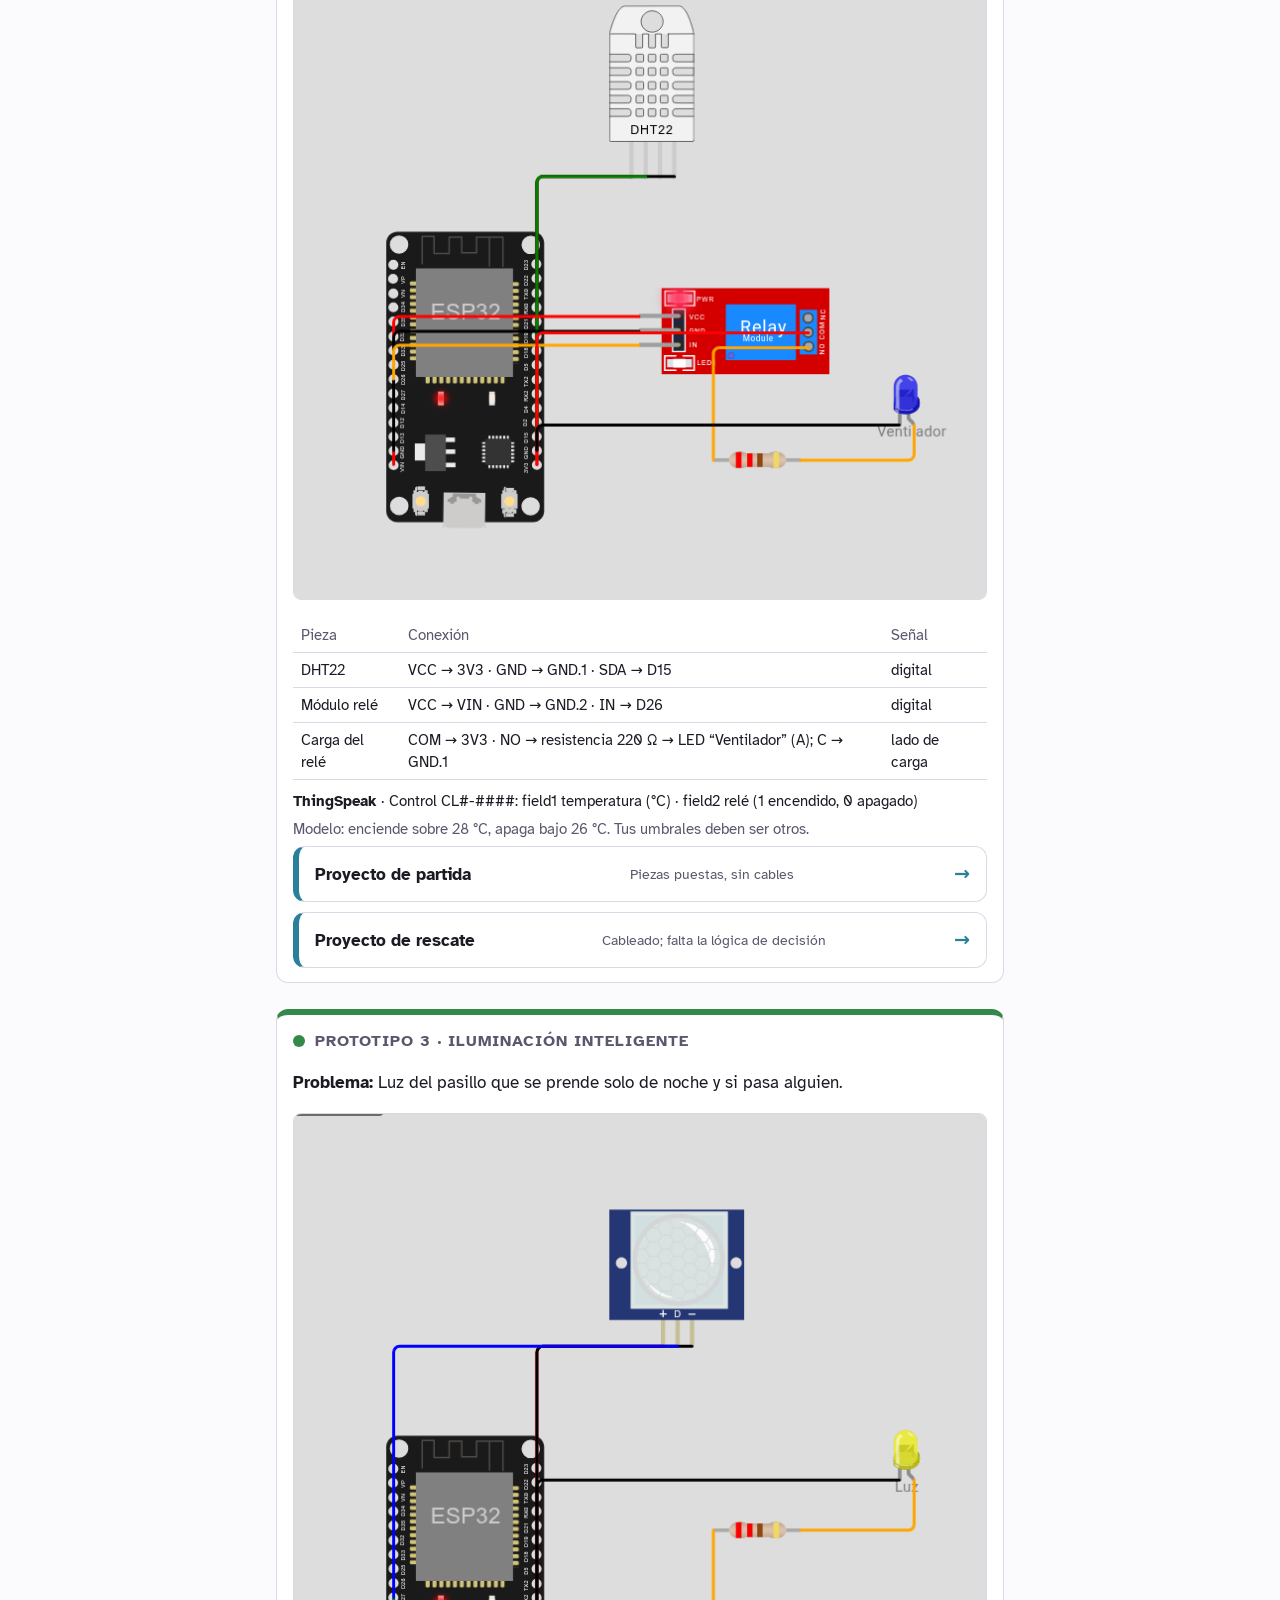
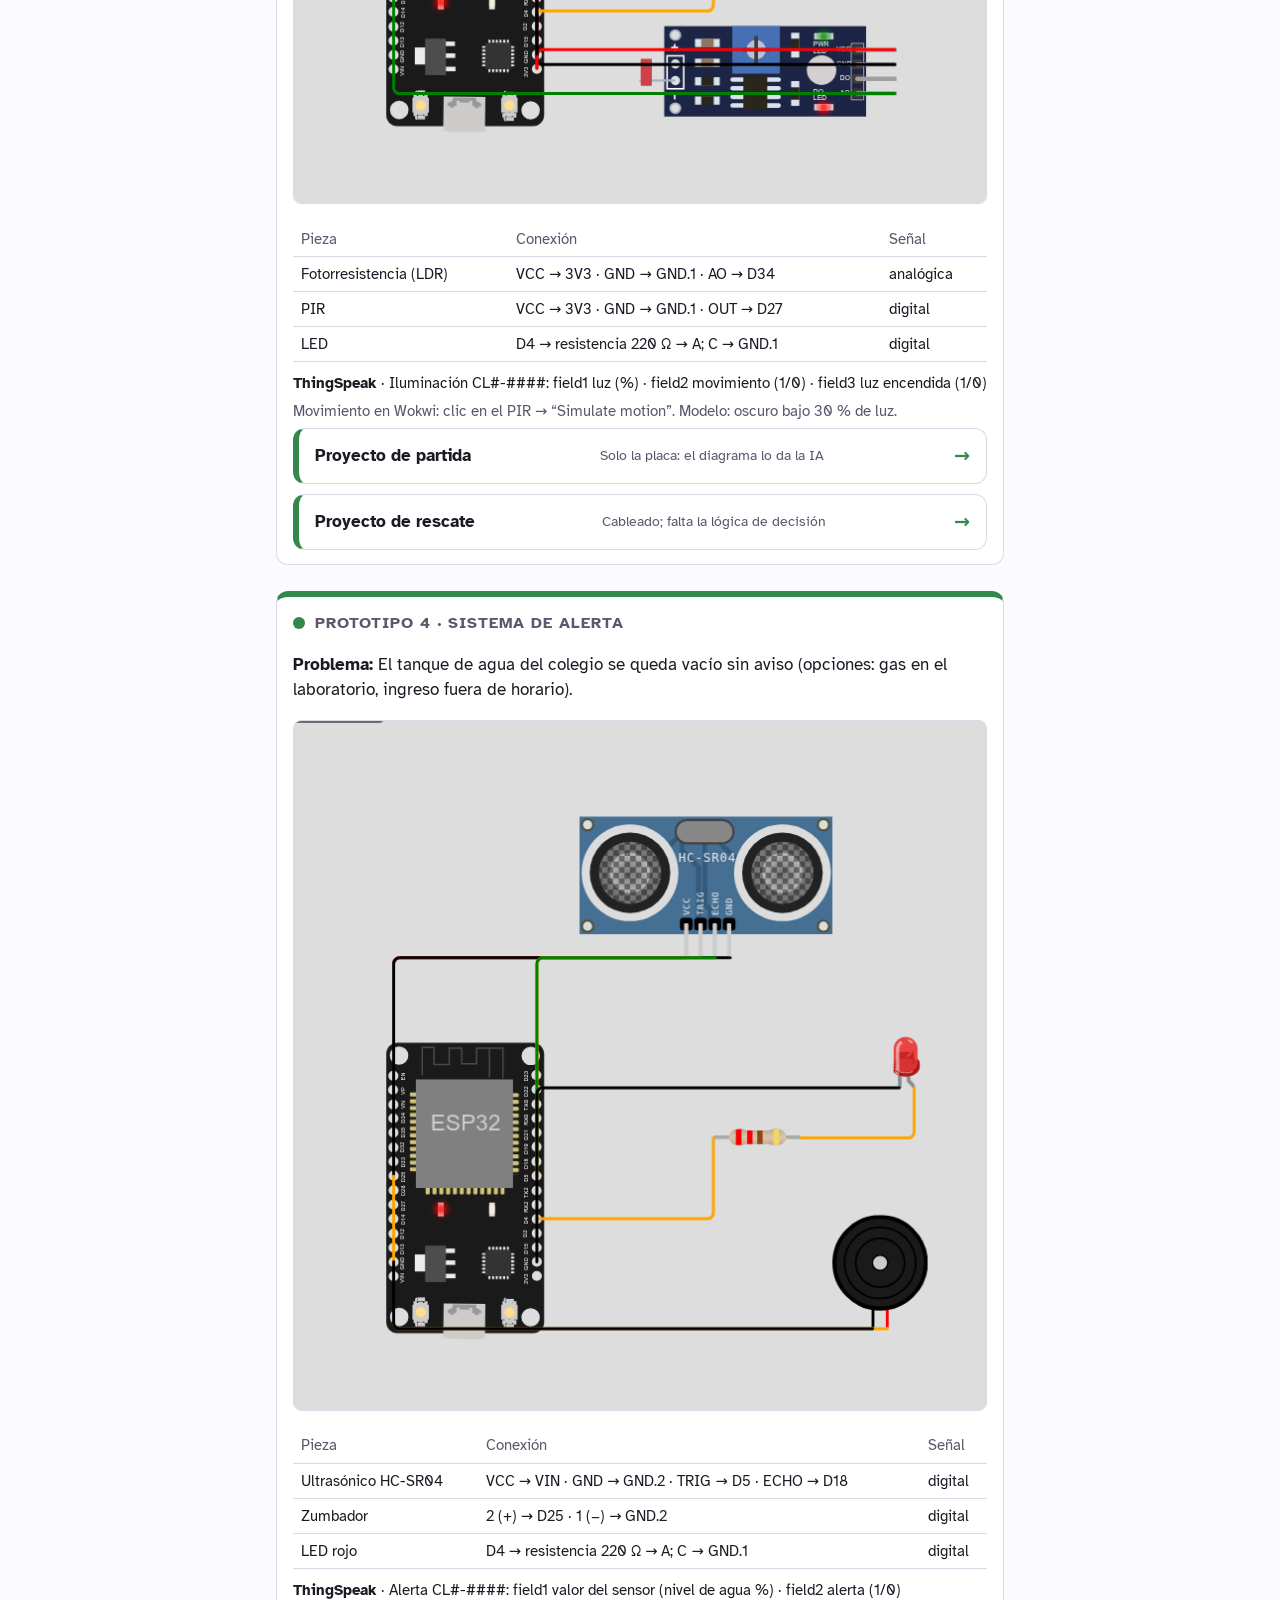
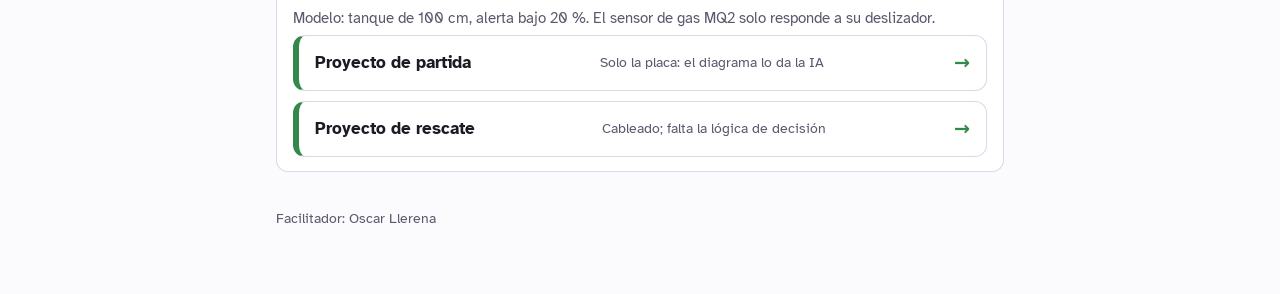
<file: prototipos.html>
<!doctype html>
<html lang="es">
<head>
<meta charset="utf-8">
<meta name="viewport" content="width=device-width, initial-scale=1">
<title>Prototipos · IoT con Arduino</title>
<link rel="stylesheet" href="https://fonts.googleapis.com/css2?family=Atkinson+Hyperlegible:wght@400;700&family=Bricolage+Grotesque:opsz,wght@12..96,700&display=swap">
<link rel="stylesheet" href="estilo.css">
<style>
main { max-width: 760px; }
.tarjeta { background: var(--surface); border: 1px solid var(--line); border-top: 6px solid var(--c); border-radius: 12px; padding: 14px 16px; }
.tarjeta img { width: 100%; border-radius: 8px; border: 1px solid var(--line); background: #e8e8e8; min-height: 40px; }
table { width: 100%; border-collapse: collapse; font-size: .92rem; margin: 10px 0; }
th, td { text-align: left; padding: 6px 8px; border-bottom: 1px solid var(--line); vertical-align: top; }
th { color: var(--muted); font-weight: 400; }
.campos, .nota { font-size: .92rem; margin: 6px 0; }
.nota { color: var(--muted); }
</style>
</head>
<body>
<main>
  <h1>Los cuatro prototipos</h1>
  <p class="sub">Piezas, conexiones y campos de ThingSpeak de cada prototipo. Los campos van en este orden: así se califica.</p>
  <nav class="tabs"><a href="index.html">Enlaces</a><a href="prompts.html">Prompts</a><a href="prototipos.html" aria-current="page">Prototipos</a></nav>
  <section class="tarjeta" id="p1" style="--c:var(--b3)">
    <h2><i style="background:var(--b3)"></i>Prototipo 1 · Estación ambiental</h2>
    <p><b>Problema:</b> ¿Cómo cambian el calor, la humedad y la luz del aula durante el día?</p>
    <img src="img/p1.png" alt="Diagrama de Wokwi del Prototipo 1 · Estación ambiental" loading="lazy">
    <table><tr><th>Pieza</th><th>Conexión</th><th>Señal</th></tr><tr><td>DHT22</td><td>VCC → 3V3 · GND → GND.1 · SDA → D15</td><td>digital</td></tr><tr><td>BMP180</td><td>VCC → 3V3 · GND → GND.1 · SDA → D21 · SCL → D22</td><td>I2C</td></tr><tr><td>Fotorresistencia (LDR)</td><td>VCC → 3V3 · GND → GND.1 · AO → D34</td><td>analógica</td></tr></table>
    <p class="campos"><b>ThingSpeak</b> · Estación CL#-####: field1 temperatura (°C) · field2 humedad (%) · field3 presión (hPa) · field4 luz (%)</p>
    <p class="nota">Librerías: DHT sensor library for ESPx · Adafruit BMP085 Library</p>
    <div class="links">
      <span class="btn" data-url="https://wokwi.com/projects/479341008730668033">Proyecto de partida<small>Piezas puestas, sin cables</small></span>
      <span class="btn" data-url="https://wokwi.com/projects/479341118993688577">Proyecto de rescate<small>Cableado; lee el DHT22, falta leer presión y luz</small></span>
    </div>
  </section>
  <section class="tarjeta" id="p2" style="--c:var(--b3)">
    <h2><i style="background:var(--b3)"></i>Prototipo 2 · Control de temperatura</h2>
    <p><b>Problema:</b> Ventilar el aula o el invernadero escolar cuando hace calor.</p>
    <img src="img/p2.png" alt="Diagrama de Wokwi del Prototipo 2 · Control de temperatura" loading="lazy">
    <table><tr><th>Pieza</th><th>Conexión</th><th>Señal</th></tr><tr><td>DHT22</td><td>VCC → 3V3 · GND → GND.1 · SDA → D15</td><td>digital</td></tr><tr><td>Módulo relé</td><td>VCC → VIN · GND → GND.2 · IN → D26</td><td>digital</td></tr><tr><td>Carga del relé</td><td>COM → 3V3 · NO → resistencia 220 Ω → LED “Ventilador” (A); C → GND.1</td><td>lado de carga</td></tr></table>
    <p class="campos"><b>ThingSpeak</b> · Control CL#-####: field1 temperatura (°C) · field2 relé (1 encendido, 0 apagado)</p>
    <p class="nota">Modelo: enciende sobre 28 °C, apaga bajo 26 °C. Tus umbrales deben ser otros.</p>
    <div class="links">
      <span class="btn" data-url="https://wokwi.com/projects/479341291490749441">Proyecto de partida<small>Piezas puestas, sin cables</small></span>
      <span class="btn" data-url="https://wokwi.com/projects/479341393775162369">Proyecto de rescate<small>Cableado; falta la lógica de decisión</small></span>
    </div>
  </section>
  <section class="tarjeta" id="p3" style="--c:var(--b4)">
    <h2><i style="background:var(--b4)"></i>Prototipo 3 · Iluminación inteligente</h2>
    <p><b>Problema:</b> Luz del pasillo que se prende solo de noche y si pasa alguien.</p>
    <img src="img/p3.png" alt="Diagrama de Wokwi del Prototipo 3 · Iluminación inteligente" loading="lazy">
    <table><tr><th>Pieza</th><th>Conexión</th><th>Señal</th></tr><tr><td>Fotorresistencia (LDR)</td><td>VCC → 3V3 · GND → GND.1 · AO → D34</td><td>analógica</td></tr><tr><td>PIR</td><td>VCC → 3V3 · GND → GND.1 · OUT → D27</td><td>digital</td></tr><tr><td>LED</td><td>D4 → resistencia 220 Ω → A; C → GND.1</td><td>digital</td></tr></table>
    <p class="campos"><b>ThingSpeak</b> · Iluminación CL#-####: field1 luz (%) · field2 movimiento (1/0) · field3 luz encendida (1/0)</p>
    <p class="nota">Movimiento en Wokwi: clic en el PIR → “Simulate motion”. Modelo: oscuro bajo 30 % de luz.</p>
    <div class="links">
      <span class="btn" data-url="https://wokwi.com/projects/479341546036792321">Proyecto de partida<small>Solo la placa: el diagrama lo da la IA</small></span>
      <span class="btn" data-url="https://wokwi.com/projects/479341753414732801">Proyecto de rescate<small>Cableado; falta la lógica de decisión</small></span>
    </div>
  </section>
  <section class="tarjeta" id="p4" style="--c:var(--b4)">
    <h2><i style="background:var(--b4)"></i>Prototipo 4 · Sistema de alerta</h2>
    <p><b>Problema:</b> El tanque de agua del colegio se queda vacío sin aviso (opciones: gas en el laboratorio, ingreso fuera de horario).</p>
    <img src="img/p4.png" alt="Diagrama de Wokwi del Prototipo 4 · Sistema de alerta" loading="lazy">
    <table><tr><th>Pieza</th><th>Conexión</th><th>Señal</th></tr><tr><td>Ultrasónico HC-SR04</td><td>VCC → VIN · GND → GND.2 · TRIG → D5 · ECHO → D18</td><td>digital</td></tr><tr><td>Zumbador</td><td>2 (+) → D25 · 1 (−) → GND.2</td><td>digital</td></tr><tr><td>LED rojo</td><td>D4 → resistencia 220 Ω → A; C → GND.1</td><td>digital</td></tr></table>
    <p class="campos"><b>ThingSpeak</b> · Alerta CL#-####: field1 valor del sensor (nivel de agua %) · field2 alerta (1/0)</p>
    <p class="nota">Modelo: tanque de 100 cm, alerta bajo 20 %. El sensor de gas MQ2 solo responde a su deslizador.</p>
    <div class="links">
      <span class="btn" data-url="https://wokwi.com/projects/479341546036792321">Proyecto de partida<small>Solo la placa: el diagrama lo da la IA</small></span>
      <span class="btn" data-url="https://wokwi.com/projects/479341840898481153">Proyecto de rescate<small>Cableado; falta la lógica de decisión</small></span>
    </div>
  </section>
  <footer>Facilitador: Oscar Llerena</footer>
</main>
<script>
// Para activar un proyecto: pon su URL en data-url (por ejemplo data-url="https://wokwi.com/projects/...").
for (const s of document.querySelectorAll("span.btn[data-url]")) if (s.dataset.url) {
  const a = document.createElement("a"); a.className = "btn"; a.href = s.dataset.url; a.target = "_blank"; a.rel = "noopener";
  a.innerHTML = s.innerHTML; s.replaceWith(a);
}
</script>
</body>
</html>
</file>
<file: estilo.css>
:root {
  --bg: #fbfafd; --surface: #fff; --ink: #1d1a24; --muted: #5d566c; --line: #ddd7e7;
  --b1: #c8325f; --b2: #7a48b5; --b3: #2a7f99; --b4: #33894a; --accent: #4b2275;
}
@media (prefers-color-scheme: dark) {
  :root { --bg: #15131b; --surface: #1f1c27; --ink: #ece8f3; --muted: #a8a0b8; --line: #363044;
          --b1: #ea6a90; --b2: #a57ee0; --b3: #5db3cc; --b4: #6cc283; --accent: #b78be8; }
}
* { box-sizing: border-box; }
body { margin: 0; background: var(--bg); color: var(--ink); font: 17px/1.5 "Atkinson Hyperlegible", system-ui, sans-serif; }
main { max-width: 640px; margin: 0 auto; padding: 28px 16px 64px; }
h1 { font-family: "Bricolage Grotesque", system-ui, sans-serif; font-size: 1.7rem; line-height: 1.15; margin: 0 0 6px; }
.sub { color: var(--muted); margin: 0 0 24px; }
section { margin-top: 26px; }
h2 { display: flex; align-items: center; gap: 10px; font-size: 1rem; text-transform: uppercase; letter-spacing: .06em; color: var(--muted); margin: 0 0 10px; }
h2 i { width: 12px; height: 12px; border-radius: 50%; flex: none; }
.links { display: grid; gap: 10px; }
a.btn, span.btn {
  display: flex; justify-content: space-between; align-items: center; gap: 12px;
  min-height: 56px; padding: 12px 16px; border-radius: 12px;
  background: var(--surface); border: 1px solid var(--line); border-left: 6px solid var(--c);
  color: var(--ink); text-decoration: none; font-weight: 700;
}
a.btn:hover, a.btn:focus-visible { border-color: var(--c); outline: none; }
a.btn::after { content: "→"; color: var(--c); font-size: 1.2rem; }
.btn small { display: block; font-weight: 400; color: var(--muted); font-size: .88rem; }
span.btn { opacity: .55; border-left-color: var(--line); }
span.btn::after { content: "Próximamente"; font-weight: 400; font-size: .8rem; color: var(--muted); white-space: nowrap; }
nav.tabs { display:flex; gap:8px; margin: 0 0 8px; flex-wrap: wrap; }
nav.tabs a { padding: 6px 12px; border-radius: 999px; border: 1px solid var(--line); color: var(--ink); text-decoration: none; font-size: .92rem; }
nav.tabs a[aria-current] { background: var(--accent); color: #fff; border-color: var(--accent); }
footer { margin-top: 36px; color: var(--muted); font-size: .9rem; }
</file>
